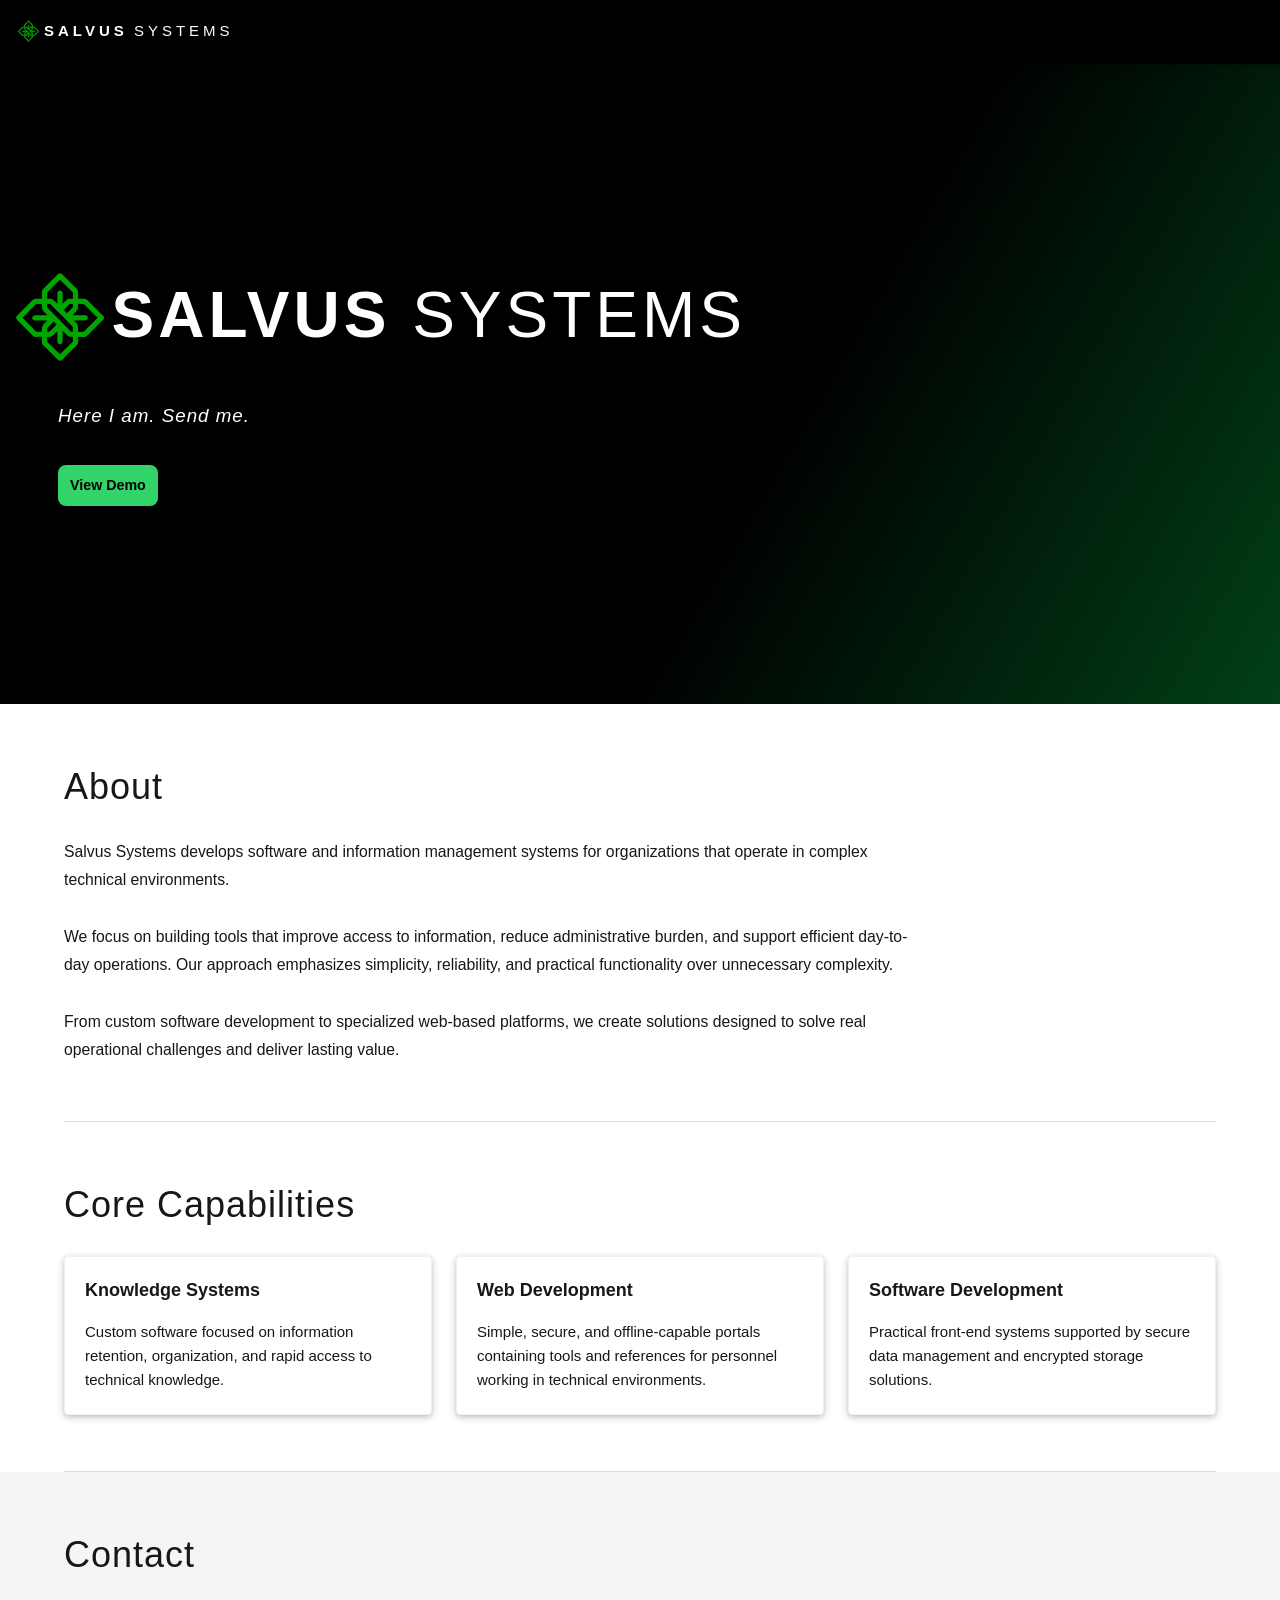
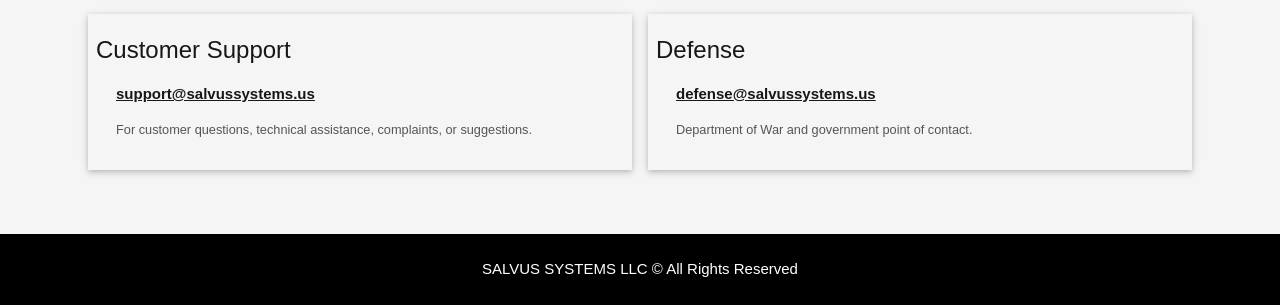
<file: index.html>
<!DOCTYPE html>
<html lang="en">
<head>
  <title>SALVUS SYSTEMS | HOME</title>
  <meta charset="UTF-8">
  <meta name="viewport" content="width=device-width, initial-scale=1.0">
  <meta name="robots" content="index, follow">
  <meta name="description" content="Salvus Systems develops custom software solutions and aircraft maintenance knowledge management tools.">
  <meta name="theme-color" content="#000438">
  <link rel="stylesheet" href="w3.css">
  <link rel="icon" type="image/x-icon" href="/favicon.ico">

  <style>
    :root {
      --navy: #000438;
      --black: #000000;
      --white: #ffffff;
      --light-gray: #f5f5f5;
      --border: #dddddd;
      --page-width: 1200px;
      --accent: #32d46a;
      --accent-hover: #26b85a;
    }

    * {
      box-sizing: border-box;
    }

    html {
      scroll-behavior: smooth;
    }

    body {
      margin: 0;
      overflow-x: hidden;
      font-family: Arial, sans-serif;
      color: #171717;
    }

    /* Prevent the fixed navbar from covering anchored sections */
    section,
    header {
      scroll-margin-top: 72px;
    }

    /* Navbar */
    .navbar {
      min-height: 64px;
      display: flex;
      align-items: center;
      justify-content: space-between;
    }

    .brand {
      letter-spacing: 4px;
      white-space: nowrap;
    }

    /* Hero */
    .hero {
      min-height: 640px;
      margin-top: 64px;
      padding: 48px 32px;
      display: flex;
      align-items: center;
      background:
        linear-gradient(
          120deg,
          #000000 0%,
          #000000 60%,
          #014017 100%
        );
      color: var(--white);
    }

    .hero-content {
      width: 100%;
      max-width: var(--page-width);
      margin: 0 auto;
      background-color: transparent
    }

    .hero-title {
      display: inline-block;
      margin: 0;
      padding: 14px 18px;
      font-size: clamp(2rem, 5vw, 4.5rem);
      line-height: 1.05;
      letter-spacing: 4px;
    }
    #logo2 {
      height: 6.9rem;
      margin-top: -3px;
      margin-left: -50px
    }

    .hero-tagline {
      margin: 18px 0 0 18px;
      font-size: clamp(1rem, 2vw, 1.25rem);
      letter-spacing: 1px;
    }

    /* General page sections */
    .page-section {
      width: 100%;
      max-width: var(--page-width);
      margin: 0 auto;
      padding: 56px 24px;
    }

    .page-section h2 {
      margin-top: 0;
      margin-bottom: 24px;
      font-size: clamp(1.75rem, 3vw, 2.4rem);
      letter-spacing: 1px;
    }

    .section-divider {
      width: calc(100% - 48px);
      max-width: calc(var(--page-width) - 48px);
      margin: 0 auto;
      border: 0;
      border-top: 1px solid var(--border);
    }

    .about-text {
      max-width: 850px;
      margin: 0;
      font-size: 1.05rem;
      line-height: 1.8;
    }

    /* Responsive card grid */
    .card-grid {
      display: grid;
      grid-template-columns: repeat(3, minmax(0, 1fr));
      gap: 24px;
    }

    .info-card {
      min-width: 0;
      height: 100%;
      display: flex;
      flex-direction: column;
      overflow: hidden;
      background: var(--white);
      border: 1px solid #eeeeee;
      border-radius: 4px;
    }

    .info-card h3 {
      margin: 0;
      padding: 20px 20px 12px;
      font-size: 1.2rem;
      font-weight: 600;
    }

    .card-body {
      flex: 1;
      padding: 4px 20px 22px;
      line-height: 1.6;
    }

    .card-body p {
      margin-top: 0;
      margin-bottom: 0;
    }

    /* Contact section */
    .contact-section {
      background: var(--light-gray);
    }

    .contact-card a {
      display: inline-block;
      margin-bottom: 14px;
      font-weight: 600;
      overflow-wrap: anywhere;
      word-break: break-word;
    }
    .contact-card {
      padding: 8px
    }

    .contact-description {
      font-size: 0.85rem;
      color: #555555;
    }

    footer p {
      margin: 0;
    }

    /* Tablets */
    @media screen and (max-width: 900px) {
      .card-grid {
        grid-template-columns: repeat(2, minmax(0, 1fr));
      }

      .card-grid .info-card:last-child {
        grid-column: 1 / -1;
      }

      .hero {
        min-height: 520px;
      }
    }

    /* Phones */
    @media screen and (max-width: 600px) {
      .navbar {
        min-height: 56px;
      }

      .brand {
        padding-left: 12px !important;
        padding-right: 12px !important;
        font-size: 0.9rem;
        letter-spacing: 2px;
      }

      .nav-demo {
        padding-left: 12px !important;
        padding-right: 12px !important;
      }

      .hero {
        min-height: 420px;
        margin-top: 56px;
        padding: 40px 18px;
      }

      .hero-title {
        display: block;
        width: fit-content;
        padding: 12px 14px;
        font-size: 1.7rem;
        letter-spacing: 2px;
        margin-left: 16px
      }

      #logo2 {
        height: 3.9rem;
        margin-top: -3px;
        margin-left: -50px
      }

      .hero-tagline {
        margin-left: 4px;
        font-size: 1rem;
        margin-left: 15px;
        margin-top: -8px
      }

      .page-section {
        padding: 40px 18px;
      }

      .section-divider {
        width: calc(100% - 36px);
      }

      .card-grid {
        grid-template-columns: 1fr;
        gap: 16px;
      }

      .card-grid .info-card:last-child {
        grid-column: auto;
      }

      .info-card h3 {
        padding: 18px 18px 10px;
      }

      .card-body {
        padding: 4px 18px 20px;
      }

      .about-text {
        font-size: 1rem;
        line-height: 1.7;
      }

      footer {
        padding-left: 18px;
        padding-right: 18px;
        font-size: 0.85rem;
      }
    }

    /* Very narrow phones */
    @media screen and (max-width: 380px) {
      .brand {
        font-size: 0.78rem;
        letter-spacing: 1px;
      }

      .nav-demo {
        font-size: 0.85rem;
      }

      .hero-title {
        font-size: 1.7rem;
      }
    }
    #logo {
      width: 25px;
      margin-top: -3px;
      margin-right: 3px
    }
    #margin1 {
      margin-right: -2px
    }
    button {
      width: auto;
      cursor: pointer;
      background: var(--accent);
      font-weight: 600;
      margin-right: 8px;
      margin: 6px 0;
      padding: 10px 12px;
      border-radius: 8px;
      border: none;
      font-size: 0.95rem;
      transition: 0.15s ease;
      color: black
    }
  </style>
</head>

<body>
  <!-- Navbar -->
  <nav class="w3-top">
    <div class="navbar w3-black w3-wide w3-card">
      <a href="#home" class="brand w3-bar-item w3-button w3-hover-black"><img src="logo.svg" id="logo"><b id="margin1">SALVUS</b> SYSTEMS</a>
    </div>
  </nav>

  <!-- Hero -->
  <header class="hero" id="home">
    <div class="hero-content">
      <h1 class="hero-title">
        <img src="logo.svg" id="logo2"><b>SALVUS</b> SYSTEMS
      </h1>

      <p class="hero-tagline">
        <i>Here I am. Send me.</i><br><br>
        <button onclick="document.location.href='/demo.html'">View Demo</button>
      </p>
    </div>
  </header>

  <!-- About -->
  <main>
    <section class="page-section" id="about">
      <h2>About</h2>

      <p class="about-text">
        Salvus Systems develops software and information management
        systems for organizations that operate in complex technical
        environments.
        <br><br>
        We focus on building tools that improve access to information,
        reduce administrative burden, and support efficient day-to-day
        operations. Our approach emphasizes simplicity, reliability,
        and practical functionality over unnecessary complexity.
        <br><br>
        From custom software development to specialized web-based
        platforms, we create solutions designed to solve real
        operational challenges and deliver lasting value.
      </p>
    </section>

    <hr class="section-divider">

    <!-- Core Capabilities -->
    <section class="page-section" id="core">
      <h2>Core Capabilities</h2>

      <div class="card-grid">
        <article class="info-card w3-card-2">
          <h3>Knowledge Systems</h3>

          <div class="card-body">
            <p>
              Custom software focused on information retention,
              organization, and rapid access to technical knowledge.
            </p>
          </div>
        </article>

        <article class="info-card w3-card-2">
          <h3>Web Development</h3>

          <div class="card-body">
            <p>
              Simple, secure, and offline-capable portals containing
              tools and references for personnel working in technical
              environments.
            </p>
          </div>
        </article>

        <article class="info-card w3-card-2">
          <h3>Software Development</h3>

          <div class="card-body">
            <p>
              Practical front-end systems supported by secure data
              management and encrypted storage solutions.
            </p>
          </div>
        </article>
      </div>
    </section>

    <hr class="section-divider">

    <!-- Contact -->
    <section class="contact-section">
      <div class="page-section" id="contact">
        <h2>Contact</h2>

        <div class="w3-container">

          <div class="w3-half" style="padding: 8px">
            <article class="contact-card w3-card-2">
              <h3>Customer Support</h3>

              <div class="card-body">
                <a href="mailto:support@salvussystems.us">
                  support@salvussystems.us
                </a>

                <p class="contact-description">
                  For customer questions, technical assistance,
                  complaints, or suggestions.
                </p>
              </div>
            </article>
          </div>

          <div class="w3-half" style="padding: 8px">
            <article class="contact-card w3-card-2">
              <h3>Defense</h3>

              <div class="card-body">
                <a href="mailto:defense@salvussystems.us">
                  defense@salvussystems.us
                </a>

                <p class="contact-description">
                  Department of War and government point of contact.
                </p>
              </div>
            </article>
          </div>
        </div>
      </div>
    </section>
  </main>

  <!-- Footer -->
  <footer class="w3-center w3-black w3-padding-24">
    <p>SALVUS SYSTEMS LLC © All Rights Reserved</p>
  </footer>
</body>
</html>
</file>
